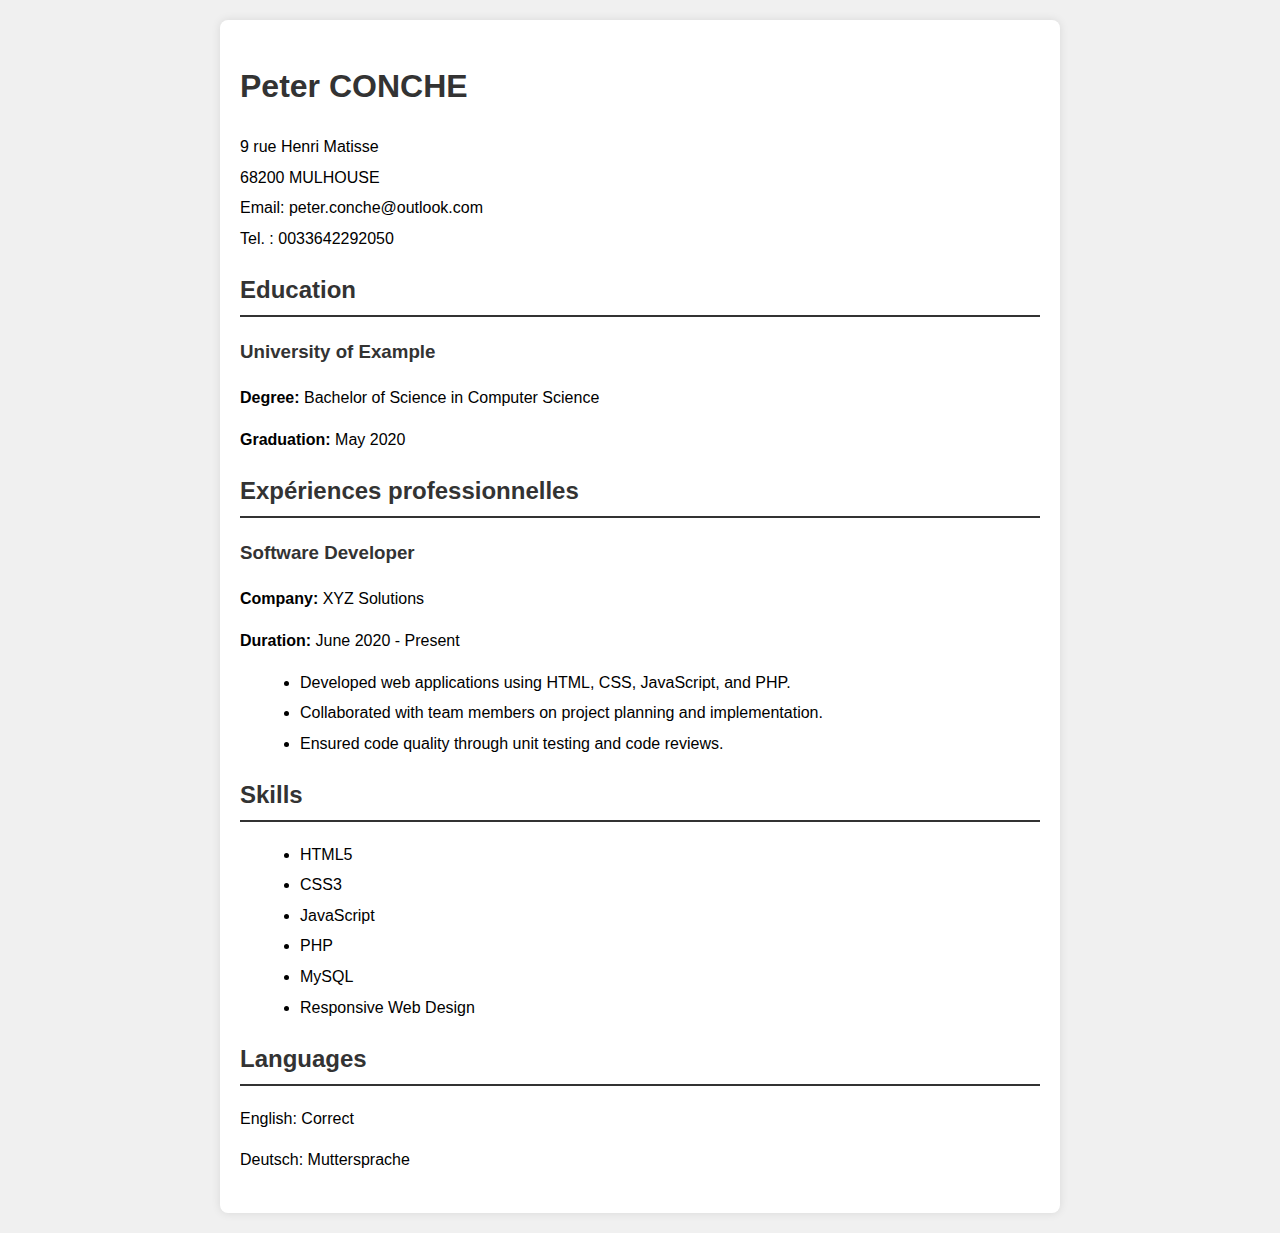
<file: cv à customiser/index.html>
<!DOCTYPE html>
<html lang="en">
<head>
    <meta charset="UTF-8">
    <meta name="viewport" content="width=device-width, initial-scale=1.0">
    <link href="style.css" rel="stylesheet" />
    <title>CV Peter Conche</title>
</head>
<body>
    <div class="container">
        <header>
            <h1>Peter CONCHE</h1>
            <div class="contact-info">
                <p>9 rue Henri Matisse</p>
                <p>68200 MULHOUSE</p>
                <p>Email: peter.conche@outlook.com</p>
                <p>Tel. : 0033642292050</p>
            </div>
        </header>
 
        <section class="section">
            <h2 class="section-title">Education</h2>
            <div class="education-item">
                <h3>University of Example</h3>
                <p><strong>Degree:</strong> Bachelor of Science in Computer Science</p>
                <p><strong>Graduation:</strong> May 2020</p>
            </div>
        </section>
 
        <section class="section">
            <h2 class="section-title">Expériences professionnelles</h2>
            <div class="experience-item">
                <h3>Software Developer</h3>
                <p><strong>Company:</strong> XYZ Solutions</p>
                <p><strong>Duration:</strong> June 2020 - Present</p>
                <ul>
                    <li>Developed web applications using HTML, CSS, JavaScript, and PHP.</li>
                    <li>Collaborated with team members on project planning and implementation.</li>
                    <li>Ensured code quality through unit testing and code reviews.</li>
                </ul>
            </div>
        </section>
 
        <section class="section">
            <h2 class="section-title">Skills</h2>
            <div class="skill-item">
                <ul>
                    <li>HTML5</li>
                    <li>CSS3</li>
                    <li>JavaScript</li>
                    <li>PHP</li>
                    <li>MySQL</li>
                    <li>Responsive Web Design</li>
                </ul>
            </div>
        </section>
 
        <section class="section">
            <h2 class="section-title">Languages</h2>
            <div class="language-item">
                <p>English: Correct</p>
                <p>Deutsch: Muttersprache</p>
            </div>
        </section>
    </div>
</body>
</html>
</file>
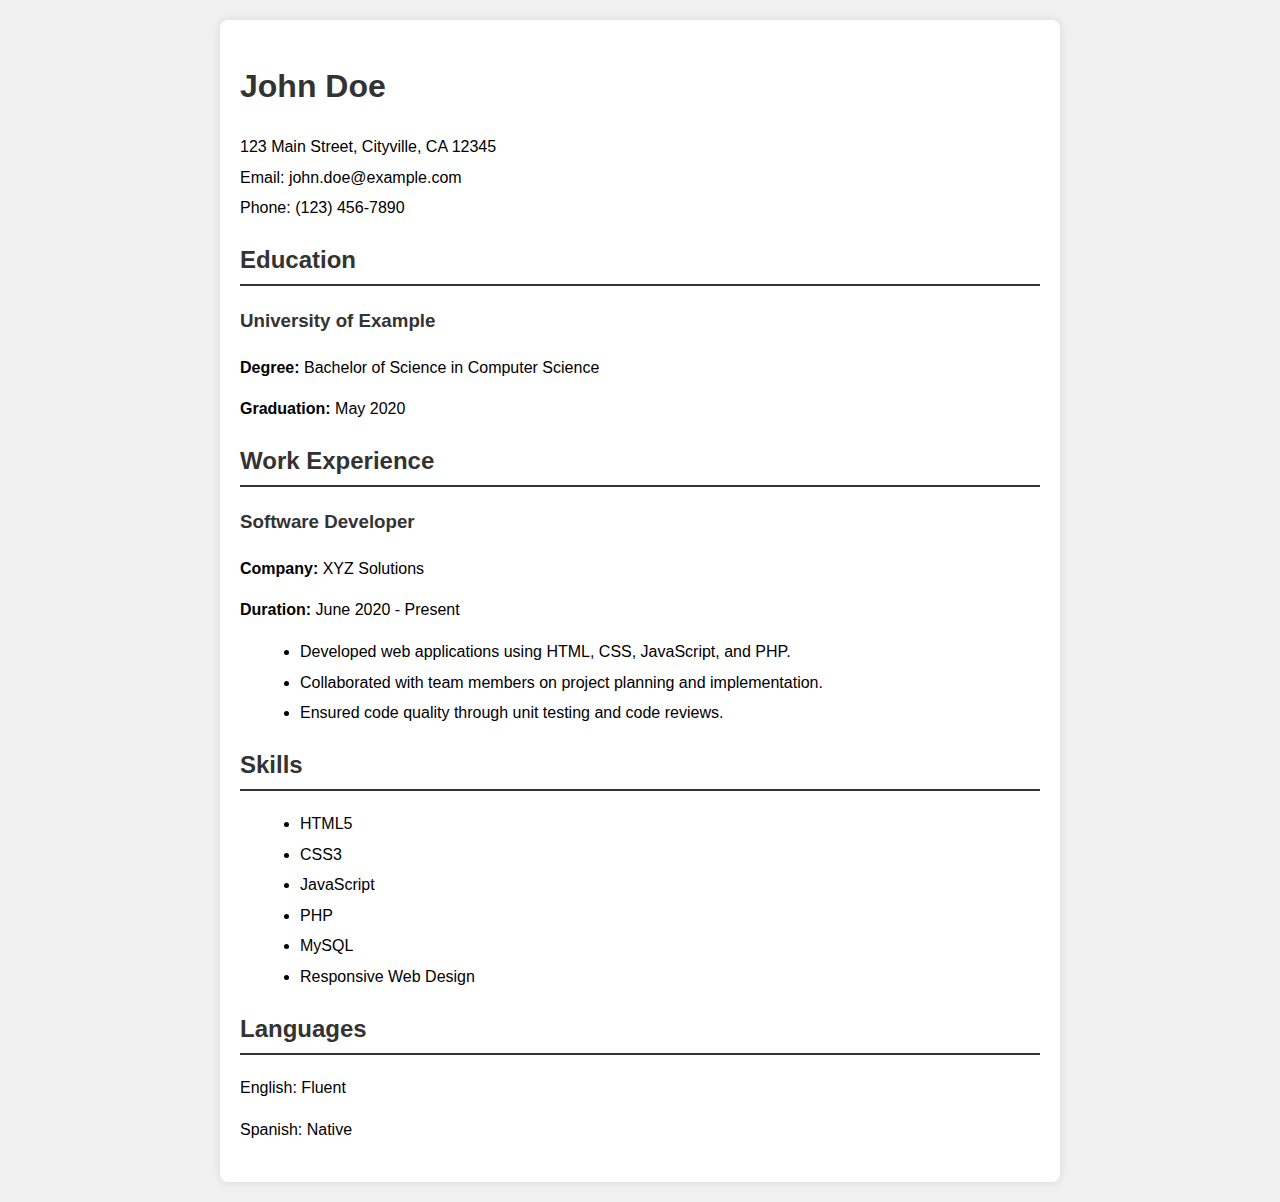
<file: cv/index.html>
<!DOCTYPE html>
<html lang="en">
<head>
    <meta charset="UTF-8">
    <meta name="viewport" content="width=device-width, initial-scale=1.0">
    <link href="style.css" rel="stylesheet" />
    <title>Curriculum Vitae</title>
 
</head>
<body>
    <div class="container">
        <header>
            <h1>John Doe</h1>
            <div class="contact-info">
                <p>123 Main Street, Cityville, CA 12345</p>
                <p>Email: john.doe@example.com</p>
                <p>Phone: (123) 456-7890</p>
            </div>
        </header>
 
        <section class="section">
            <h2 class="section-title">Education</h2>
            <div class="education-item">
                <h3>University of Example</h3>
                <p><strong>Degree:</strong> Bachelor of Science in Computer Science</p>
                <p><strong>Graduation:</strong> May 2020</p>
            </div>
        </section>
 
        <section class="section">
            <h2 class="section-title">Work Experience</h2>
            <div class="experience-item">
                <h3>Software Developer</h3>
                <p><strong>Company:</strong> XYZ Solutions</p>
                <p><strong>Duration:</strong> June 2020 - Present</p>
                <ul>
                    <li>Developed web applications using HTML, CSS, JavaScript, and PHP.</li>
                    <li>Collaborated with team members on project planning and implementation.</li>
                    <li>Ensured code quality through unit testing and code reviews.</li>
                </ul>
            </div>
        </section>
 
        <section class="section">
            <h2 class="section-title">Skills</h2>
            <div class="skill-item">
                <ul>
                    <li>HTML5</li>
                    <li>CSS3</li>
                    <li>JavaScript</li>
                    <li>PHP</li>
                    <li>MySQL</li>
                    <li>Responsive Web Design</li>
                </ul>
            </div>
        </section>
 
        <section class="section">
            <h2 class="section-title">Languages</h2>
            <div class="language-item">
                <p>English: Fluent</p>
                <p>Spanish: Native</p>
            </div>
        </section>
    </div>
</body>
</html>
</file>
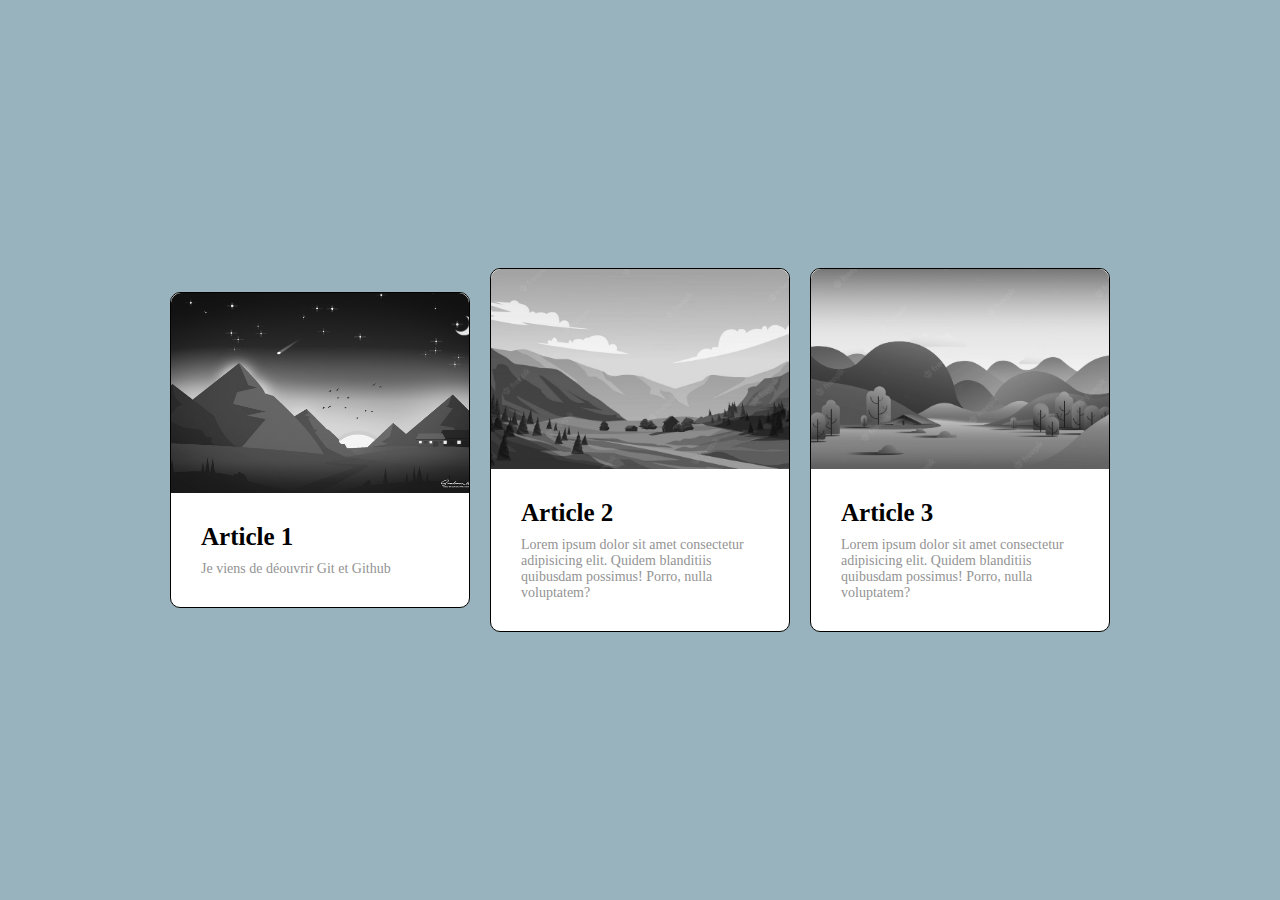
<file: flex card/index.html>
<!DOCTYPE html>
<html lang="fr">
<head>
    <meta charset="UTF-8">
    <meta http-equiv="X-UA-Compatible" content="IE=edge">
    <meta name="viewport" content="width=device-width, initial-scale=1.0">
    <link rel="stylesheet" href="styleflexcard.css">
    <title>Card flexbox</title>
</head>
<body>
    <div id="container">
        <div class="card">
            <div class="card-header">
                <img src="ImagesFlexCard/image1.png" alt="image1">
            </div>
            <div class="card-text">
                <h1>Article 1</h1>
                <p>Je viens de déouvrir Git et Github</p>
            </div>
        </div>
        <div class="card">
            <div class="card-header">
                <img src="ImagesFlexCard/image2.png" alt="image2">
            </div>
            <div class="card-text">
                <h1>Article 2</h1>
                <p>Lorem ipsum dolor sit amet consectetur adipisicing elit. Quidem blanditiis quibusdam possimus! Porro, nulla voluptatem?</p>
            </div>
        </div>
        <div class="card">
            <div class="card-header">
                <img src="ImagesFlexCard/image3.png" alt="image3">
            </div>
            <div class="card-text">
                <h1>Article 3</h1>
                <p>Lorem ipsum dolor sit amet consectetur adipisicing elit. Quidem blanditiis quibusdam possimus! Porro, nulla voluptatem?</p>
            </div>
        </div>
    </div>
</body>
</html>
</file>
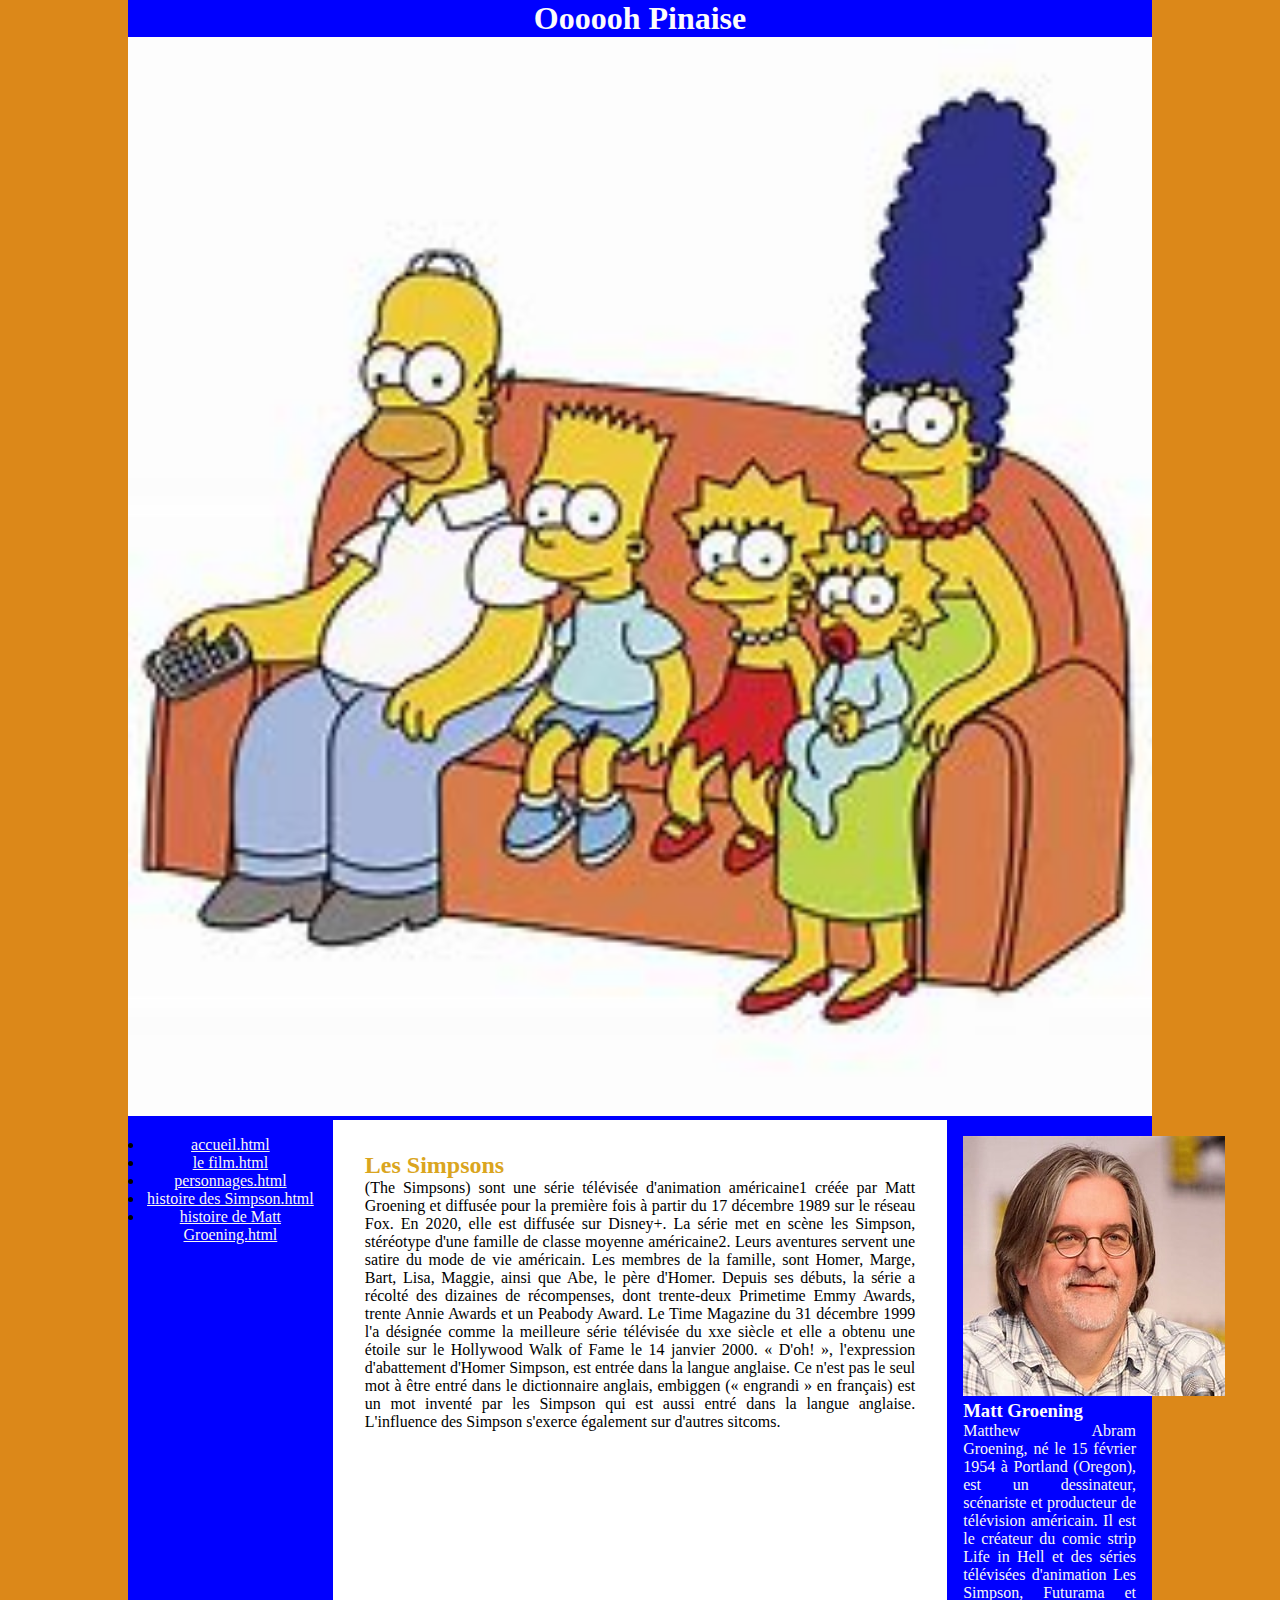
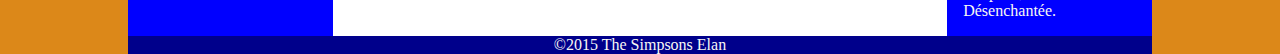
<file: simpsons/index.html>
<!DOCTYPE html>
<html lang="fr">
<head> <!-- Les Simpsons -->

    <meta charset="UTF-8">
    <meta http-equiv="X-UA-Compatible" content="IE=edge">
    <meta name="viewport" content="width=device-width, initial-scale=1.0">
    <link rel="stylesheet" href="style.css">
    <title>Les Simpsons</title>
    </head>
<body>
    <div class="wrapper">
        <header>
            <h1>Oooooh Pinaise</h1>
            <figure>
                <img class="main-img" src="img/simpson.jpg" alt="Simpson"/>
            </figure>
        </header>
        <main>
            <nav>
                <ul>
                    <li> <a class="pblanc" href="file:///C:/Users/PierreCONCHE/OneDrive%20-%20Elan%20Formation/Bureau/html/LesSimpsons.html">accueil.html</a></li>
                    <li> <a class="pblanc" href="https://fr.wikipedia.org/wiki/Les_Simpson,_le_film">le film.html</a></li>
                    <li> <a class="pblanc" href="https://fr.wikipedia.org/wiki/Liste_des_personnages_des_Simpson">personnages.html</a></li>
                    <li> <a class="pblanc" href="https://fr.wikipedia.org/wiki/Les_Simpson">histoire des Simpson.html</a></li>
                    <li> <a class="pblanc" href="https://fr.wikipedia.org/wiki/Matt_Groening">histoire de Matt Groening.html</a></li>
                </ul>    
            </nav>         
        
            <article>
               
                    <h2 >Les Simpsons</h2>
                <p>
                    <p class="main-paragraph justify">(The Simpsons) sont une série télévisée d'animation américaine1 créée par Matt Groening et diffusée pour la première fois à partir du 17 décembre 1989 sur le réseau Fox. En 2020, elle est diffusée sur Disney+.
    
                    La série met en scène les Simpson, stéréotype d'une famille de classe moyenne américaine2. Leurs aventures servent une satire du mode de vie américain. Les membres de la famille, sont Homer, Marge, Bart, Lisa, Maggie, ainsi que Abe, le père d'Homer.
            
                    Depuis ses débuts, la série a récolté des dizaines de récompenses, dont trente-deux Primetime Emmy Awards, trente Annie Awards et un Peabody Award. Le Time Magazine du 31 décembre 1999 l'a désignée comme la meilleure série télévisée du xxe siècle et elle a obtenu une étoile sur le Hollywood Walk of Fame le 14 janvier 2000. « D'oh! », l'expression d'abattement d'Homer Simpson, est entrée dans la langue anglaise. Ce n'est pas le seul mot à être entré dans le dictionnaire anglais, embiggen (« engrandi » en français) est un mot inventé par les Simpson qui est aussi entré dans la langue anglaise. L'influence des Simpson s'exerce également sur d'autres sitcoms.</p>
             </article>
            <aside>
                <figure>
                    <img src="img/mattgroening.jpg" alt="Matt Groening">
                    <figcaption>
                        <h3>Matt Groening</h3>    
                    </figcaption>
                    <p>
                        <p class="pblanc justify">Matthew Abram Groening, né le 15 février 1954 à Portland (Oregon), est un dessinateur, scénariste et producteur de télévision américain. Il est le créateur du comic strip Life in Hell et des séries télévisées d'animation Les Simpson, Futurama et Désenchantée.
                    </p>
                </figure>
        </main>       
        <footer>
            <footer class="pblanc">©2015 The Simpsons Elan
        </footer>
    </div>   
</body>
</html>
</file>
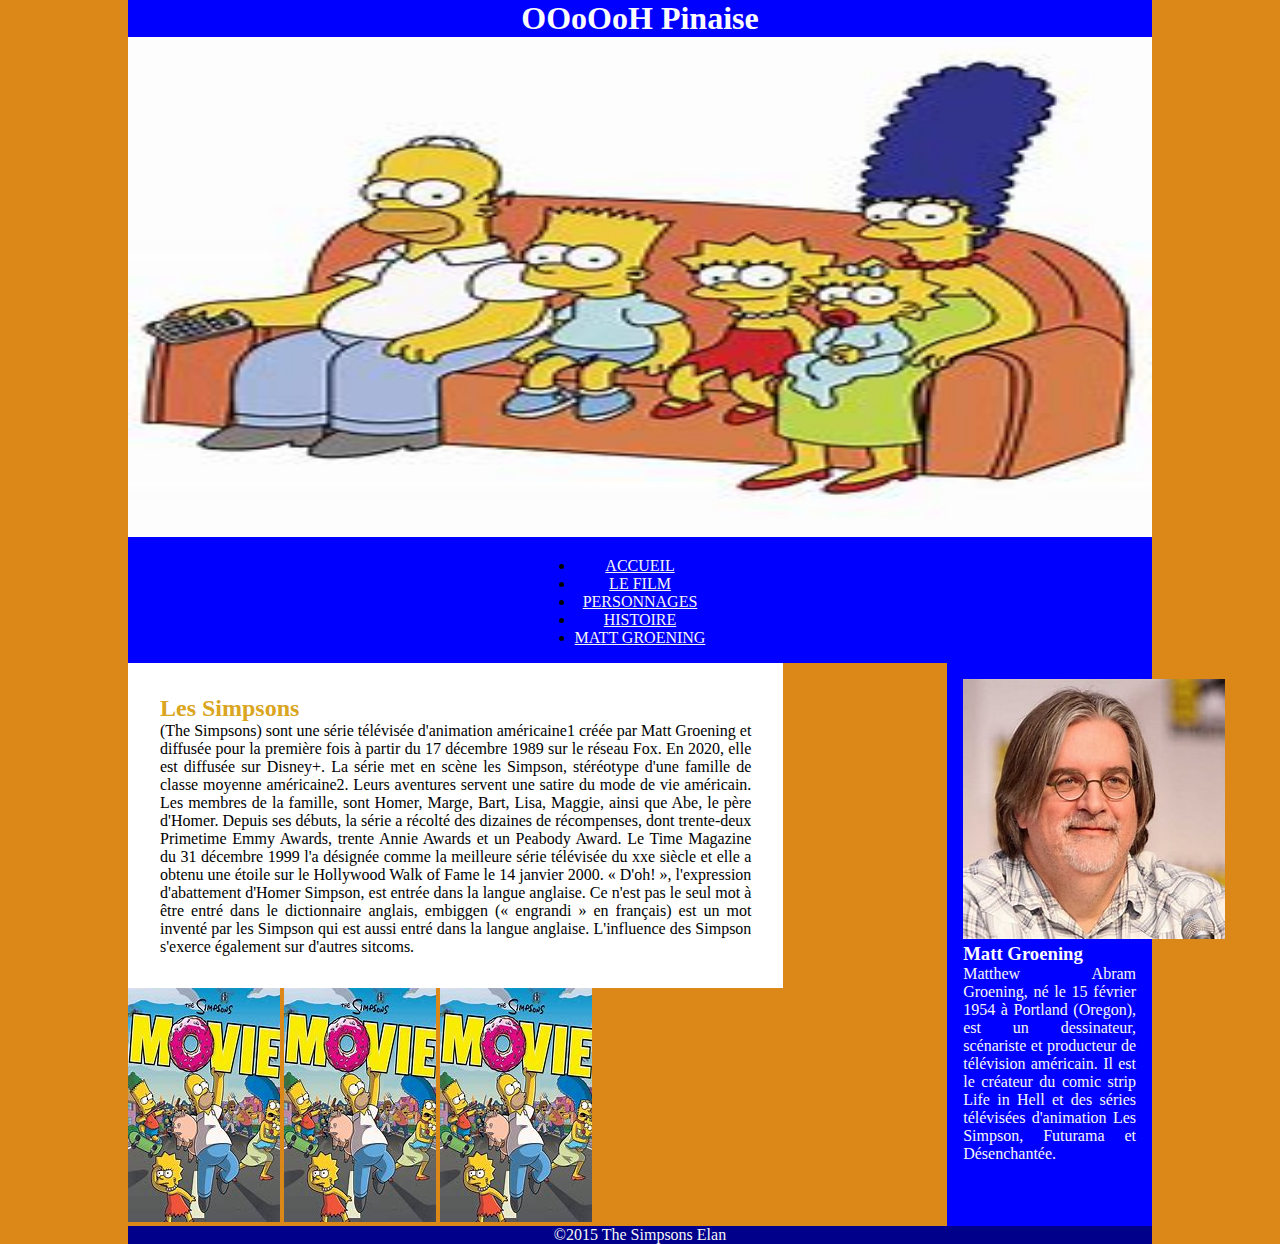
<file: simpsons2/index.html>
<!DOCTYPE html>
<html lang="fr">
<head> <!-- Les Simpsons -->

    <meta charset="UTF-8">
    <meta http-equiv="X-UA-Compatible" content="IE=edge">
    <meta name="viewport" content="width=device-width, initial-scale=1.0">
    <link rel="stylesheet" href="style.css">
    <title>Les SimpsonsV2</title>
    </head>
<body>
    <div class="wrapper">
        <header>
            <h1>OOoOoH Pinaise</h1>
            <figure>
                <img class="main-img" src="img/simpson.jpg" alt="Simpson"/>
            </figure>
        </header>
            <nav>
                <ul>
                    <li> <a class="pblanc" href="file:///C:/Users/PierreCONCHE/OneDrive%20-%20Elan%20Formation/Bureau/html/LesSimpsons.html">ACCUEIL</a></li>
                    <li> <a class="pblanc" href="https://fr.wikipedia.org/wiki/Les_Simpson,_le_film">LE FILM</a></li>
                    <li> <a class="pblanc" href="https://fr.wikipedia.org/wiki/Liste_des_personnages_des_Simpson">PERSONNAGES</a></li>
                    <li> <a class="pblanc" href="https://fr.wikipedia.org/wiki/Les_Simpson">HISTOIRE</a></li>
                    <li> <a class="pblanc" href="https://fr.wikipedia.org/wiki/Matt_Groening">MATT GROENING</a></li>
                </ul>    
            </nav>         
            <main>
                <div class="main-content">
                    <article>
                
                        <h2 >Les Simpsons</h2>
                    <p>
                        <p class="main-paragraph justify">(The Simpsons) sont une série télévisée d'animation américaine1 créée par Matt Groening et diffusée pour la première fois à partir du 17 décembre 1989 sur le réseau Fox. En 2020, elle est diffusée sur Disney+.
        
                        La série met en scène les Simpson, stéréotype d'une famille de classe moyenne américaine2. Leurs aventures servent une satire du mode de vie américain. Les membres de la famille, sont Homer, Marge, Bart, Lisa, Maggie, ainsi que Abe, le père d'Homer.
                
                        Depuis ses débuts, la série a récolté des dizaines de récompenses, dont trente-deux Primetime Emmy Awards, trente Annie Awards et un Peabody Award. Le Time Magazine du 31 décembre 1999 l'a désignée comme la meilleure série télévisée du xxe siècle et elle a obtenu une étoile sur le Hollywood Walk of Fame le 14 janvier 2000. « D'oh! », l'expression d'abattement d'Homer Simpson, est entrée dans la langue anglaise. Ce n'est pas le seul mot à être entré dans le dictionnaire anglais, embiggen (« engrandi » en français) est un mot inventé par les Simpson qui est aussi entré dans la langue anglaise. L'influence des Simpson s'exerce également sur d'autres sitcoms.</p>
                    </article>
                    <figure>
                        <img class="cat" src="img/LeFilm.jpg" alt="LeFilm"/>
                        <img class="cat" src="img/LeFilm.jpg" alt="LeFilm"/>
                        <img class="cat" src="img/LeFilm.jpg" alt="LeFilm"/>
                    </figure>
                </div>
                                          
                <aside>
                    <figure> 
                        <img class="cat2" src="img/mattgroening.jpg" alt="Matt Groening">
                        <figcaption>
                            <h3>Matt Groening</h3>    
                        </figcaption>
                        <p>
                            <p class="pblanc justify">Matthew Abram Groening, né le 15 février 1954 à Portland (Oregon), est un dessinateur, scénariste et producteur de télévision américain. Il est le créateur du comic strip Life in Hell et des séries télévisées d'animation Les Simpson, Futurama et Désenchantée.
                        </p>
                    </figure>
                </aside>    
            </main>               
        <footer>
            <footer class="pblanc">©2015 The Simpsons Elan
        </footer>
    </div>   
</body>
</html>
</file>
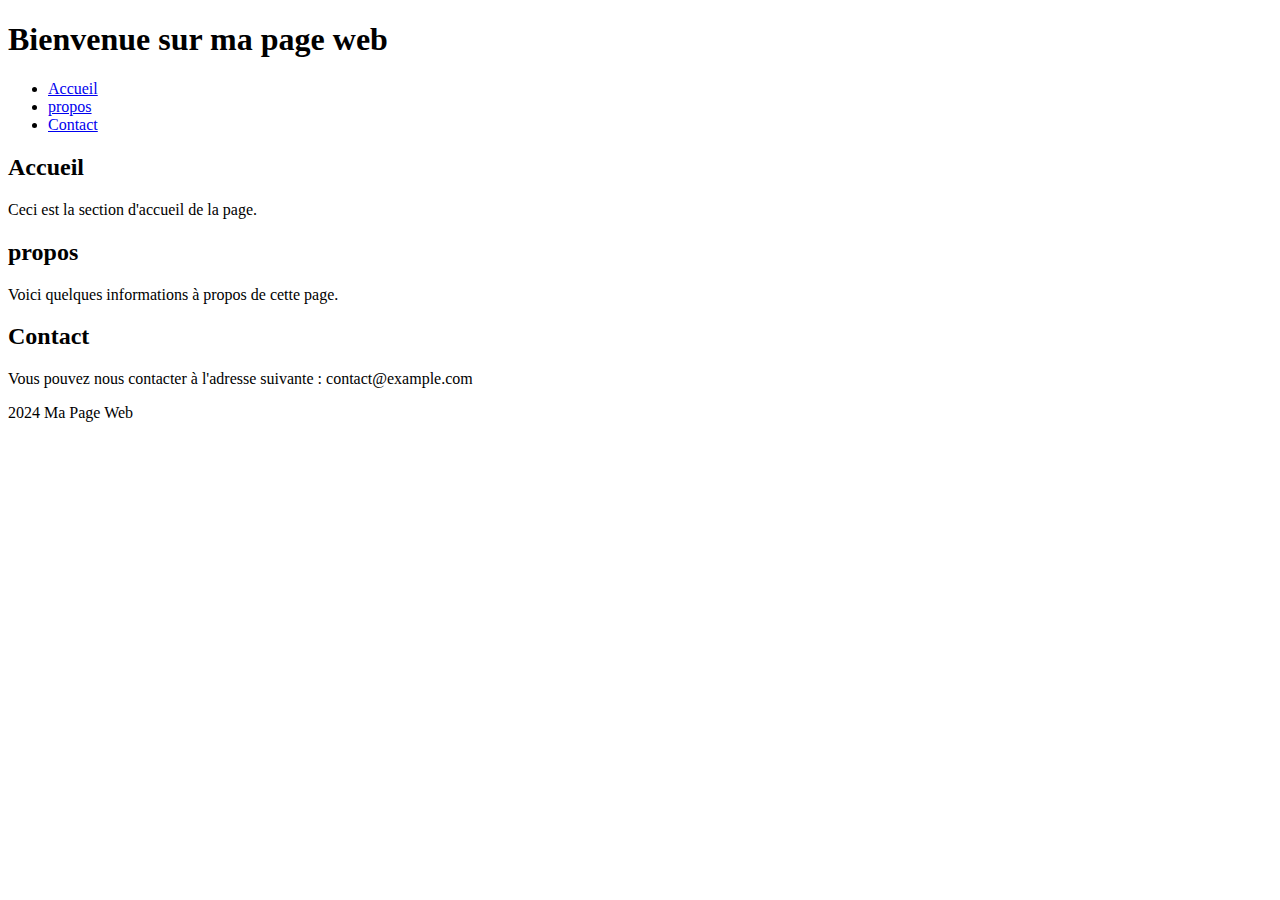
<file: test et manips/index.html>
<!DOCTYPE html>
<html lang="fr">
<head>
    <meta charset="UTF-8">
    <meta name="viewport" content="width=device-width, initial-scale=1.0">
    <title>Page Web avec Main</title>
</head>
<body>
    <header>
        <h1>Bienvenue sur ma page web</h1>
        <nav>
            <ul>
                <li><a href="#home">Accueil</a></li>
                <li><a href="#about">propos</a></li>
                <li><a href="#contact">Contact</a></li>
            </ul>
        </nav>
    </header>
    <main>
         <section id="home">
             <h2>Accueil</h2>
             <p>Ceci est la section d'accueil de la page.</p>
         </section>
         <section id="about">
             <h2>propos</h2>
             <p>Voici quelques informations à propos de cette page.</p>
         </section>
         <section id="contact">
             <h2>Contact</h2>
             <p>Vous pouvez nous contacter à l'adresse suivante : contact@example.com</p>
         </section>
     </main>
    <footer>
        <p>2024 Ma Page Web</p>
    </footer>
</body>
</html>
</file>
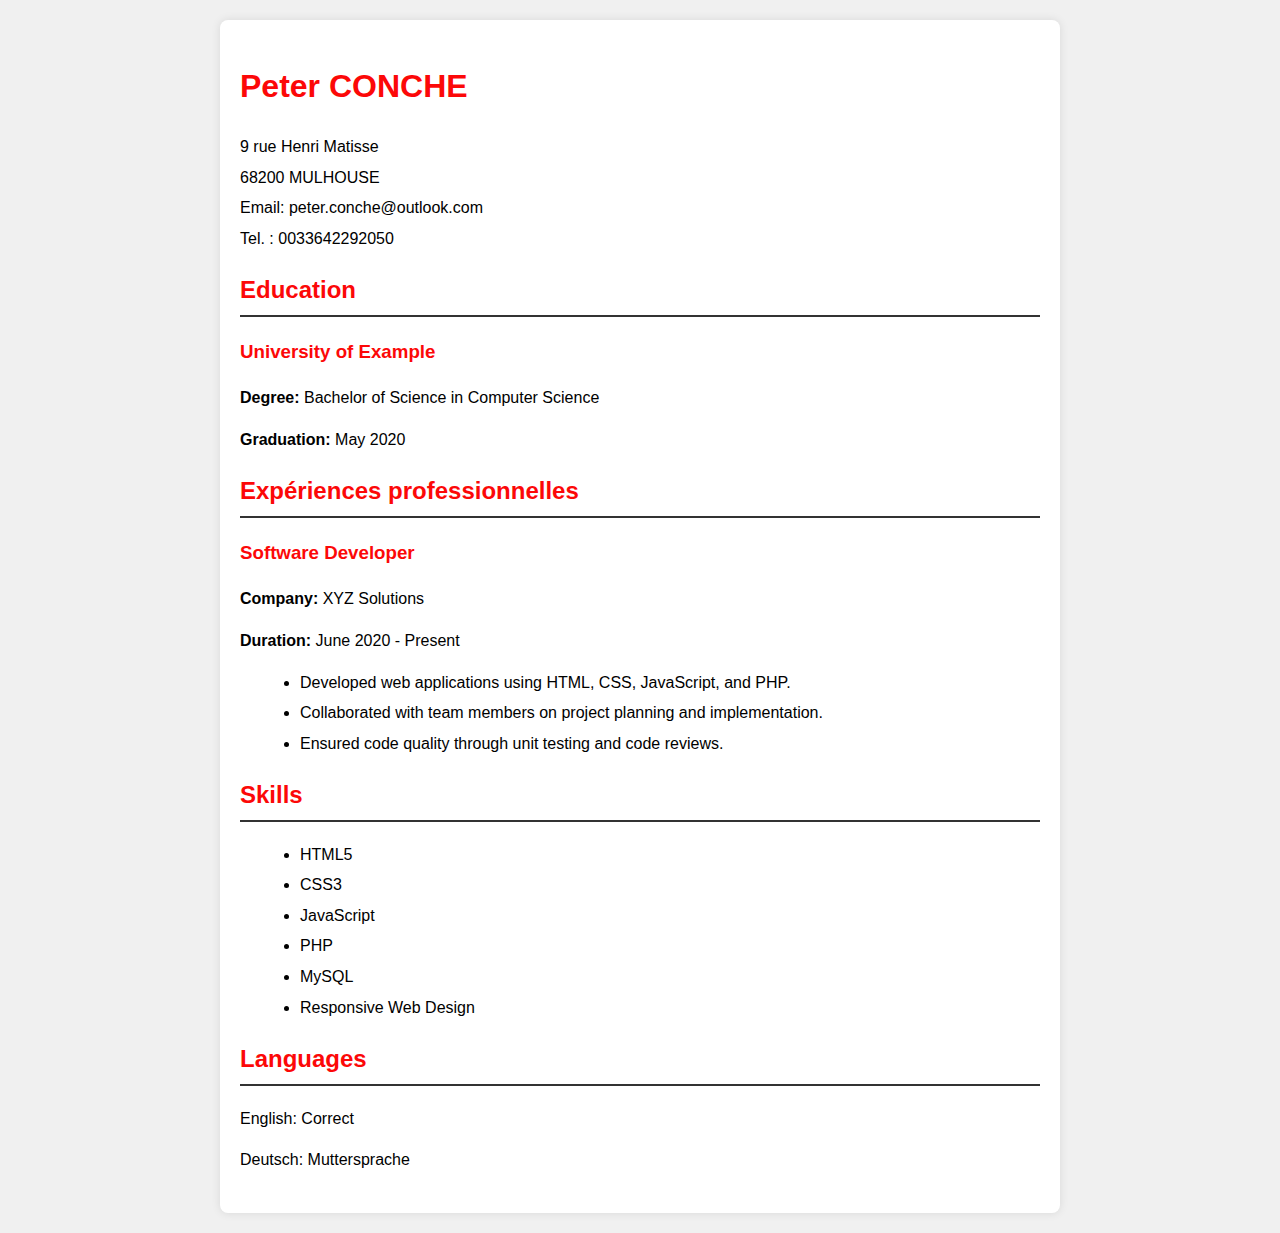
<file: html/cv à customiser/index.html>
<!DOCTYPE html>
<html lang="en">
<head>
    <meta charset="UTF-8">
    <meta name="viewport" content="width=device-width, initial-scale=1.0">
    <link href="style.css" rel="stylesheet" />
    <title>CV Peter Conche</title>
</head>
<body>
    <div class="container">
        <header>
            <h1>Peter CONCHE</h1>
            <div class="contact-info">
                <p>9 rue Henri Matisse</p>
                <p>68200 MULHOUSE</p>
                <p>Email: peter.conche@outlook.com</p>
                <p>Tel. : 0033642292050</p>
            </div>
        </header>
 
        <section class="section">
            <h2 class="section-title">Education</h2>
            <div class="education-item">
                <h3>University of Example</h3>
                <p><strong>Degree:</strong> Bachelor of Science in Computer Science</p>
                <p><strong>Graduation:</strong> May 2020</p>
            </div>
        </section>
 
        <section class="section">
            <h2 class="section-title">Expériences professionnelles</h2>
            <div class="experience-item">
                <h3>Software Developer</h3>
                <p><strong>Company:</strong> XYZ Solutions</p>
                <p><strong>Duration:</strong> June 2020 - Present</p>
                <ul>
                    <li>Developed web applications using HTML, CSS, JavaScript, and PHP.</li>
                    <li>Collaborated with team members on project planning and implementation.</li>
                    <li>Ensured code quality through unit testing and code reviews.</li>
                </ul>
            </div>
        </section>
 
        <section class="section">
            <h2 class="section-title">Skills</h2>
            <div class="skill-item">
                <ul>
                    <li>HTML5</li>
                    <li>CSS3</li>
                    <li>JavaScript</li>
                    <li>PHP</li>
                    <li>MySQL</li>
                    <li>Responsive Web Design</li>
                </ul>
            </div>
        </section>
 
        <section class="section">
            <h2 class="section-title">Languages</h2>
            <div class="language-item">
                <p>English: Correct</p>
                <p>Deutsch: Muttersprache</p>
            </div>
        </section>
    </div>
</body>
</html>
</file>
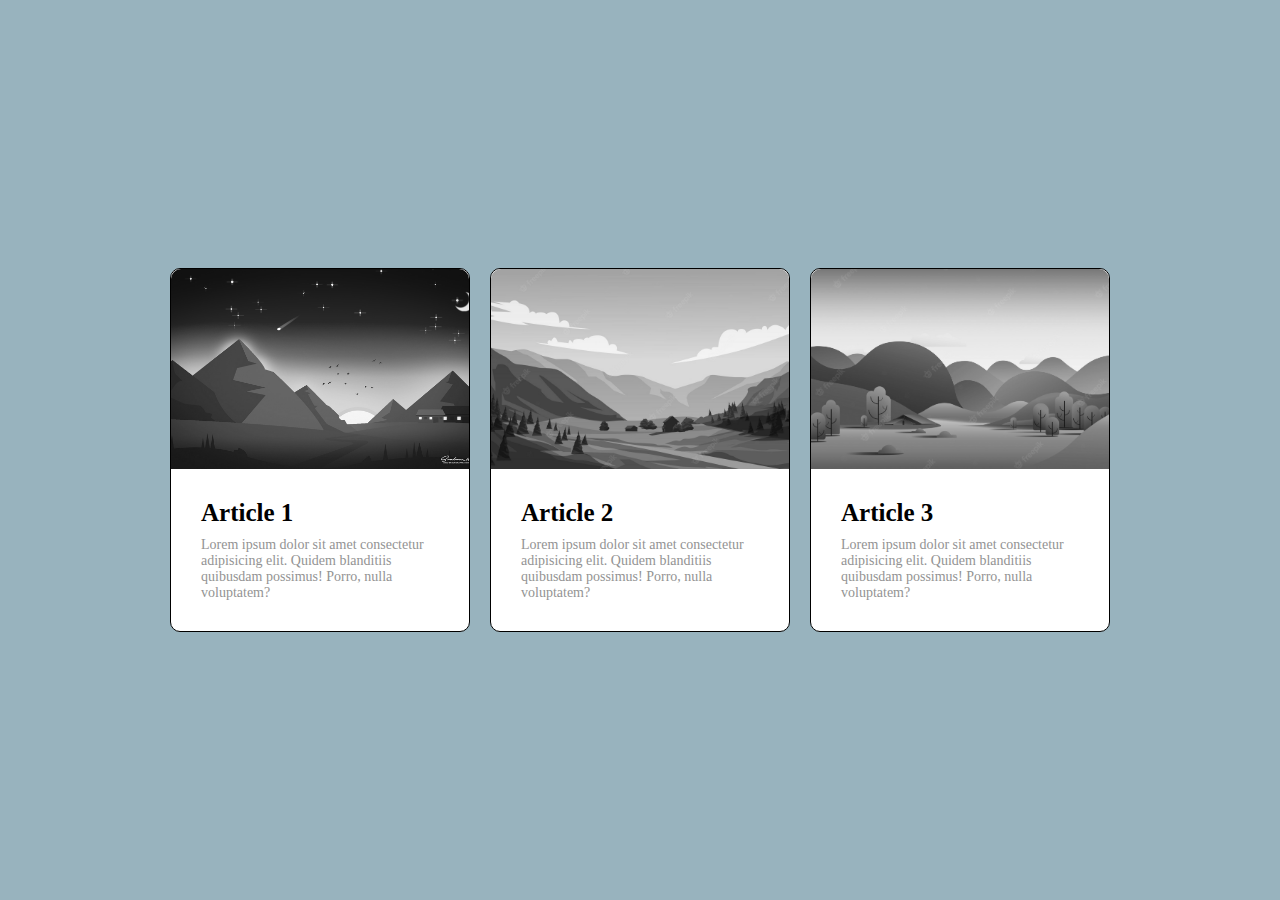
<file: html/flex card/index.html>
<!DOCTYPE html>
<html lang="fr">
<head>
    <meta charset="UTF-8">
    <meta http-equiv="X-UA-Compatible" content="IE=edge">
    <meta name="viewport" content="width=device-width, initial-scale=1.0">
    <link rel="stylesheet" href="styleflexcard.css">
    <title>Card flexbox</title>
</head>
<body>
    <div id="container">
        <div class="card">
            <div class="card-header">
                <img src="ImagesFlexCard/image1.png" alt="image1">
            </div>
            <div class="card-text">
                <h1>Article 1</h1>
                <p>Lorem ipsum dolor sit amet consectetur adipisicing elit. Quidem blanditiis quibusdam possimus! Porro, nulla voluptatem?</p>
            </div>
        </div>
        <div class="card">
            <div class="card-header">
                <img src="ImagesFlexCard/image2.png" alt="image2">
            </div>
            <div class="card-text">
                <h1>Article 2</h1>
                <p>Lorem ipsum dolor sit amet consectetur adipisicing elit. Quidem blanditiis quibusdam possimus! Porro, nulla voluptatem?</p>
            </div>
        </div>
        <div class="card">
            <div class="card-header">
                <img src="ImagesFlexCard/image3.png" alt="image3">
            </div>
            <div class="card-text">
                <h1>Article 3</h1>
                <p>Lorem ipsum dolor sit amet consectetur adipisicing elit. Quidem blanditiis quibusdam possimus! Porro, nulla voluptatem?</p>
            </div>
        </div>
    </div>
</body>
</html>
</file>
<file: cv à customiser/style.css>
body {
            font-family: Arial, sans-serif;
            line-height: 1.6;
            margin: 20px;
            background-color: #f0f0f0;
        }
        .container {
            max-width: 800px;
            margin: auto;
            background-color: #fff;
            padding: 20px;
            border-radius: 8px;
            box-shadow: 0 0 10px rgba(0,0,0,0.1);
        }
        h1, h2, h3 {
            color: #333;
        }
        .section {
            margin-bottom: 20px;
        }
        .sub-section {
            margin-left: 20px;
        }
        .section-title {
            border-bottom: 2px solid #333;
            padding-bottom: 5px;
        }
        .contact-info {
            margin-bottom: 10px;
        }
        .contact-info p {
            margin: 5px 0;
        }
        .education-item, .experience-item, .skill-item, .language-item {
            margin-bottom: 15px;
        }
        ul {
            margin: 5px 0 15px 20px;
        }
        li {
            margin-bottom: 5px;
        }
</file>
<file: cv/style.css>
body {
            font-family: Arial, sans-serif;
            line-height: 1.6;
            margin: 20px;
            background-color: #f0f0f0;
        }
        .container {
            max-width: 800px;
            margin: auto;
            background-color: #fff;
            padding: 20px;
            border-radius: 8px;
            box-shadow: 0 0 10px rgba(0,0,0,0.1);
        }
        h1, h2, h3 {
            color: #333;
        }
        .section {
            margin-bottom: 20px;
        }
        .sub-section {
            margin-left: 20px;
        }
        .section-title {
            border-bottom: 2px solid #333;
            padding-bottom: 5px;
        }
        .contact-info {
            margin-bottom: 10px;
        }
        .contact-info p {
            margin: 5px 0;
        }
        .education-item, .experience-item, .skill-item, .language-item {
            margin-bottom: 15px;
        }
        ul {
            margin: 5px 0 15px 20px;
        }
        li {
            margin-bottom: 5px;
        }
</file>
<file: flex card/styleflexcard.css>
* {
    margin: 0;              /*remise à zero de tous les éléments sur la page*/
    padding: 0;
    box-sizing: border-box;
    font-family: "Poppins"; /*voir google font*/
}

#container {
    display: flex;          /*placement des elements cote à cote*/
    min-height: 100vh;      /*video height VH, 100% hauteur page*/
    background: rgba(68, 117, 136, 0.548); /*couleur fond écran de base*/
    justify-content: center; /*centrer sur la largeur*/
    align-items: center; /*centrer dans le sens de la hauteur*/
    gap: 20px; /*espace entre les box dans le sens de la largeur*/
}

.card {
    background: #fff;       /*fond écran carte*/
    width: 300px;               /*largeur de la carte*/
    border-radius: 10px;        /*arrondi angles carte*/
    border: 1px solid black;    /*bordure carte*/
}

.card-header {
    height: 200px; /*hauteur entete de carte*/
}

.card-header img {
    width: 100%;
    height: 100%;
    object-fit: cover; /*remplit la totalité de la taille de la box*/
    filter: grayscale(1); /*modifie coloration image en echelle de gris*/
    transition: 2s; /*temsp alloué pour modifier couleur image quand on passe la souris dessus (voir commande suivante)*/
    border-radius: 10px 10px 0 0; /*Arrondi angles, Top left, Top right, dans le sens des aiguilles d'une montre sur les images elles-memes*/
}

.card-header img:hover {
    filter: grayscale(0); /*modifie couleur image quand on passe la souris dessus*/
}

.card-text{
    padding: 30px;
}

.card-text h1 {
    font-size: 25px; /*On veut agir sur le texte du titre h1*/
    margin-bottom: 10px; /*marge de 10px en dessous du titre*/
}

.card-text p {
    font-size: 14px; /*taille caracteres des cartes*/
    color:rgb(147, 147, 147); /*coloration texte*/
}
</file>
<file: simpsons/style.css>
/*presentation page web customisation, feuille de style*/
*{
    padding:0;
    margin:0;
    box-sizing: border-box;
}

body{
    background-color: rgb(220, 136, 25);
}

header{
    background-color: blue; /*entete en bleu*/
}

h1{
    color:rgb(252, 251, 251);
    text-align: center;
}

h2{
    color: goldenrod /*titre h2 en bleu ciel*/
}

h3{
    color:rgb(252, 251, 251); /*titre h1 en blanc*/
}


.pblanc{
color: rgb(248, 248, 244); /*paragraphe en beige*/
}

nav{
    background-color: blue;
    width: 20%;
    padding: 1em;
    text-align: center;
}

aside{ 
    background-color: blue;
    width: 20%;
    padding: 1em;
}

article{
    
    background-color: white; /*fond boite article en blanc*/
    width: 60%;
    padding: 2em;
}

footer{
    background-color: darkblue;
    text-align: center;
}

.wrapper {
    width: 80%; 
    margin:  auto;
    }

.main-img {
    width: 100%;
} 

.box3 {width: 20%;} 

.justify {text-align: justify;
text-justify: inter-word;}

main {
    display: flex;
  }
</file>
<file: simpsons2/style.css>
/*presentation page web customisation, feuille de style*/
*{
    padding:0;
    margin:0;
    box-sizing: border-box;
}

body{
    background-color: rgb(220, 136, 25);
}

header{
    background-color: blue; /*entete en bleu*/
}

h1{
    color:rgb(252, 251, 251);
    text-align: center;
}

h2{
    color: goldenrod /*titre h2 en bleu ciel*/
}

h3{
    color:rgb(252, 251, 251); /*titre h1 en blanc*/
}


.pblanc{
color: rgb(248, 248, 244); /*paragraphe en beige*/
}

nav{
    background-color: blue;
    width: 100%;
    padding: 1em;
    text-align: center;
    ul{
        display: inline-block;
    }
}

aside{ 
    background-color: blue;
    width: 20%;
    padding: 1em;
}

article{
    
    background-color: white; /*fond boite article en blanc*/
    width: 80%;
    padding: 2em;
}

footer{
    background-color: darkblue;
    text-align: center;
}

.wrapper {
    width: 80%; 
    margin:  auto;
    }

.main-img {
    width: 100%;
    height: 500px;
} 

.box3 {width: 20%;} 

.justify {text-align: justify;
text-justify: inter-word;}

main {
    display: flex;
  }
</file>
<file: html/cv à customiser/style.css>
body {
            font-family: Arial, sans-serif;
            line-height: 1.6;
            margin: 20px;
            background-color: #f0f0f0;
        }
        .container {
            max-width: 800px;
            margin: auto;
            background-color: #fff;
            padding: 20px;
            border-radius: 8px;
            box-shadow: 0 0 10px rgba(0,0,0,0.1);
        }
        h1, h2, h3 {
            color: #fc0808;
        }
        .section {
            margin-bottom: 20px;
        }
        .sub-section {
            margin-left: 20px;
        }
        .section-title {
            border-bottom: 2px solid #333;
            padding-bottom: 5px;
        }
        .contact-info {
            margin-bottom: 10px;
        }
        .contact-info p {
            margin: 5px 0;
        }
        .education-item, .experience-item, .skill-item, .language-item {
            margin-bottom: 15px;
        }
        ul {
            margin: 5px 0 15px 20px;
        }
        li {
            margin-bottom: 5px;
        }
</file>
<file: html/flex card/styleflexcard.css>
* {
    margin: 0;              /*remise à zero de tous les éléments sur la page*/
    padding: 0;
    box-sizing: border-box;
    font-family: "Poppins"; /*voir google font*/
}

#container {
    display: flex;          /*placement des elements cote à cote*/
    min-height: 100vh;      /*video height VH, 100% hauteur page*/
    background: rgba(68, 117, 136, 0.548); /*couleur fond écran de base*/
    justify-content: center; /*centrer sur la largeur*/
    align-items: center; /*centrer dans le sens de la hauteur*/
    gap: 20px; /*espace entre les box dans le sens de la largeur*/
}

.card {
    background: #fff;       /*fond écran carte*/
    width: 300px;               /*largeur de la carte*/
    border-radius: 10px;        /*arrondi angles carte*/
    border: 1px solid black;    /*bordure carte*/
}

.card-header {
    height: 200px; /*hauteur entete de carte*/
}

.card-header img {
    width: 100%;
    height: 100%;
    object-fit: cover; /*remplit la totalité de la taille de la box*/
    filter: grayscale(1); /*modifie coloration image en echelle de gris*/
    transition: 2s; /*temsp alloué pour modifier couleur image quand on passe la souris dessus (voir commande suivante)*/
    border-radius: 10px 10px 0 0; /*Arrondi angles, Top left, Top right, dans le sens des aiguilles d'une montre sur les images elles-memes*/
}

.card-header img:hover {
    filter: grayscale(0); /*modifie couleur image quand on passe la souris dessus*/
}

.card-text{
    padding: 30px;
}

.card-text h1 {
    font-size: 25px; /*On veut agir sur le texte du titre h1*/
    margin-bottom: 10px; /*marge de 10px en dessous du titre*/
}

.card-text p {
    font-size: 14px; /*taille caracteres des cartes*/
    color:rgb(147, 147, 147); /*coloration texte*/
}
</file>
